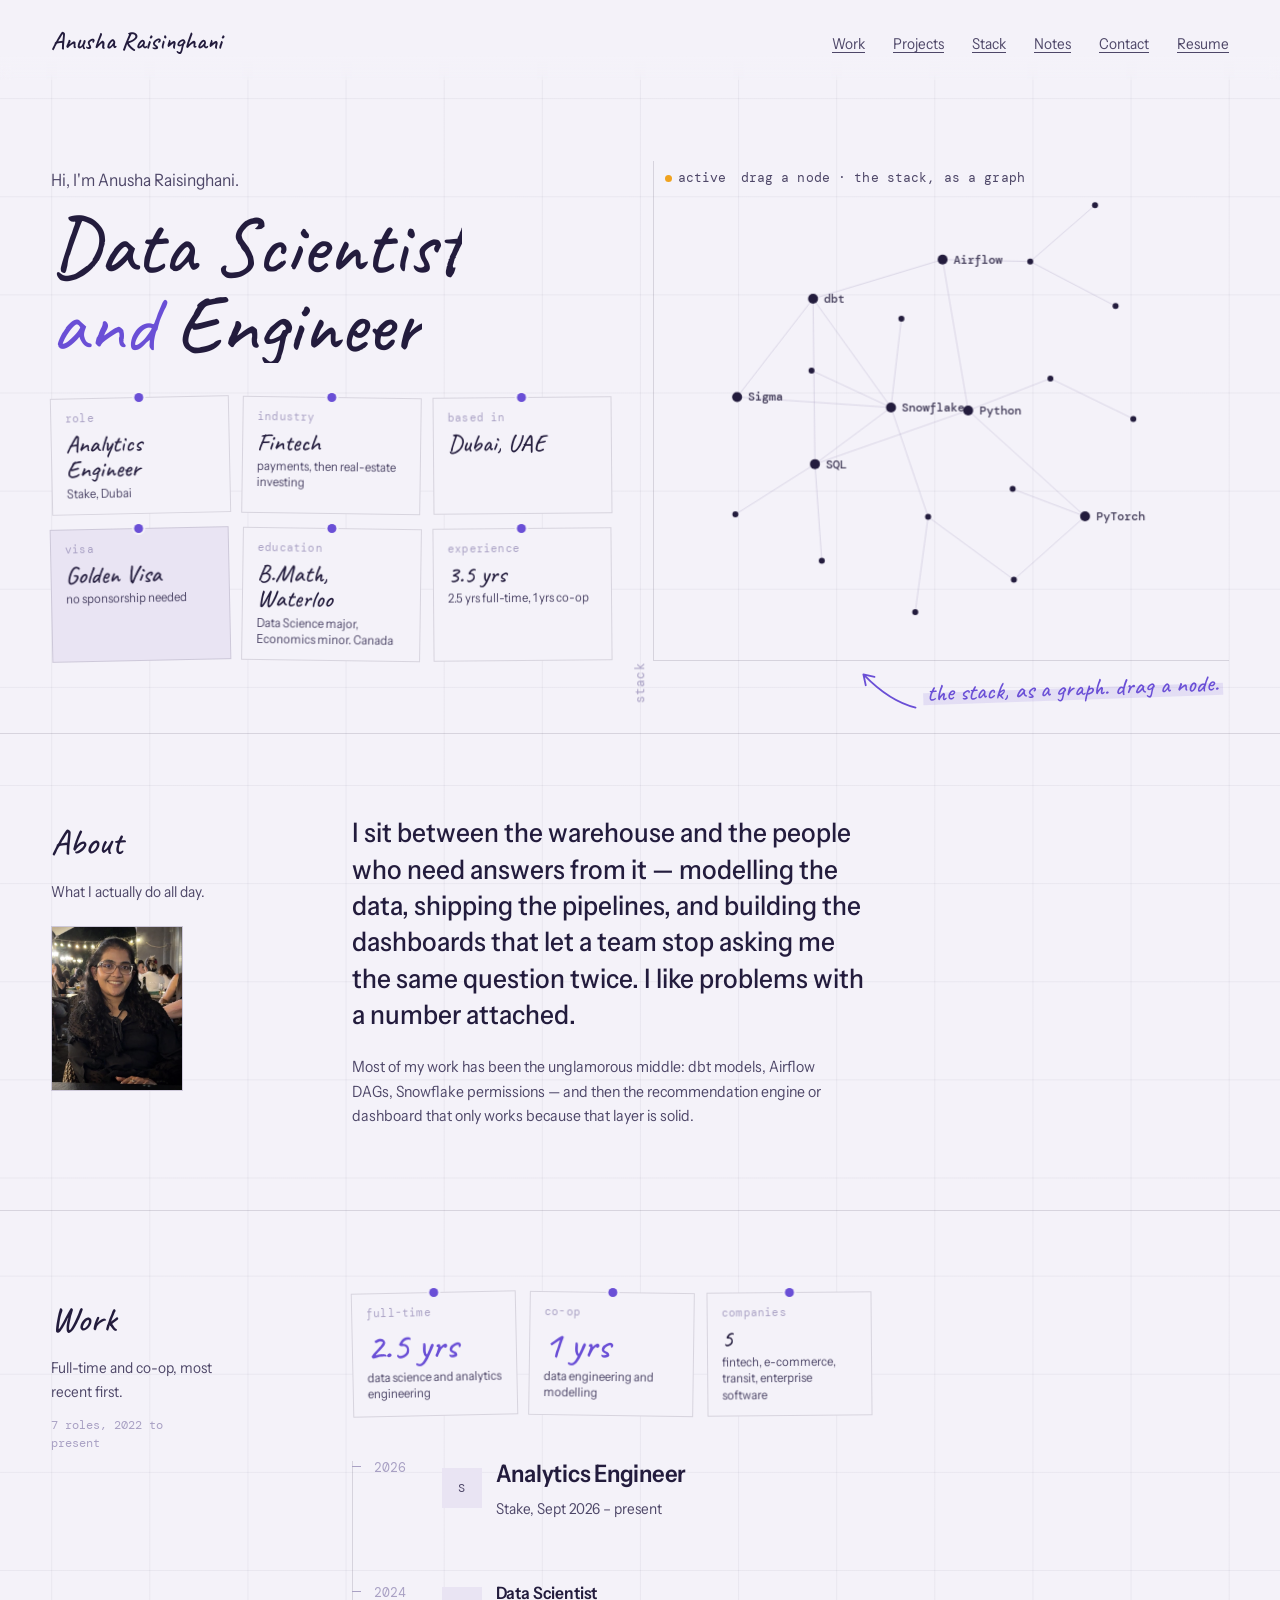
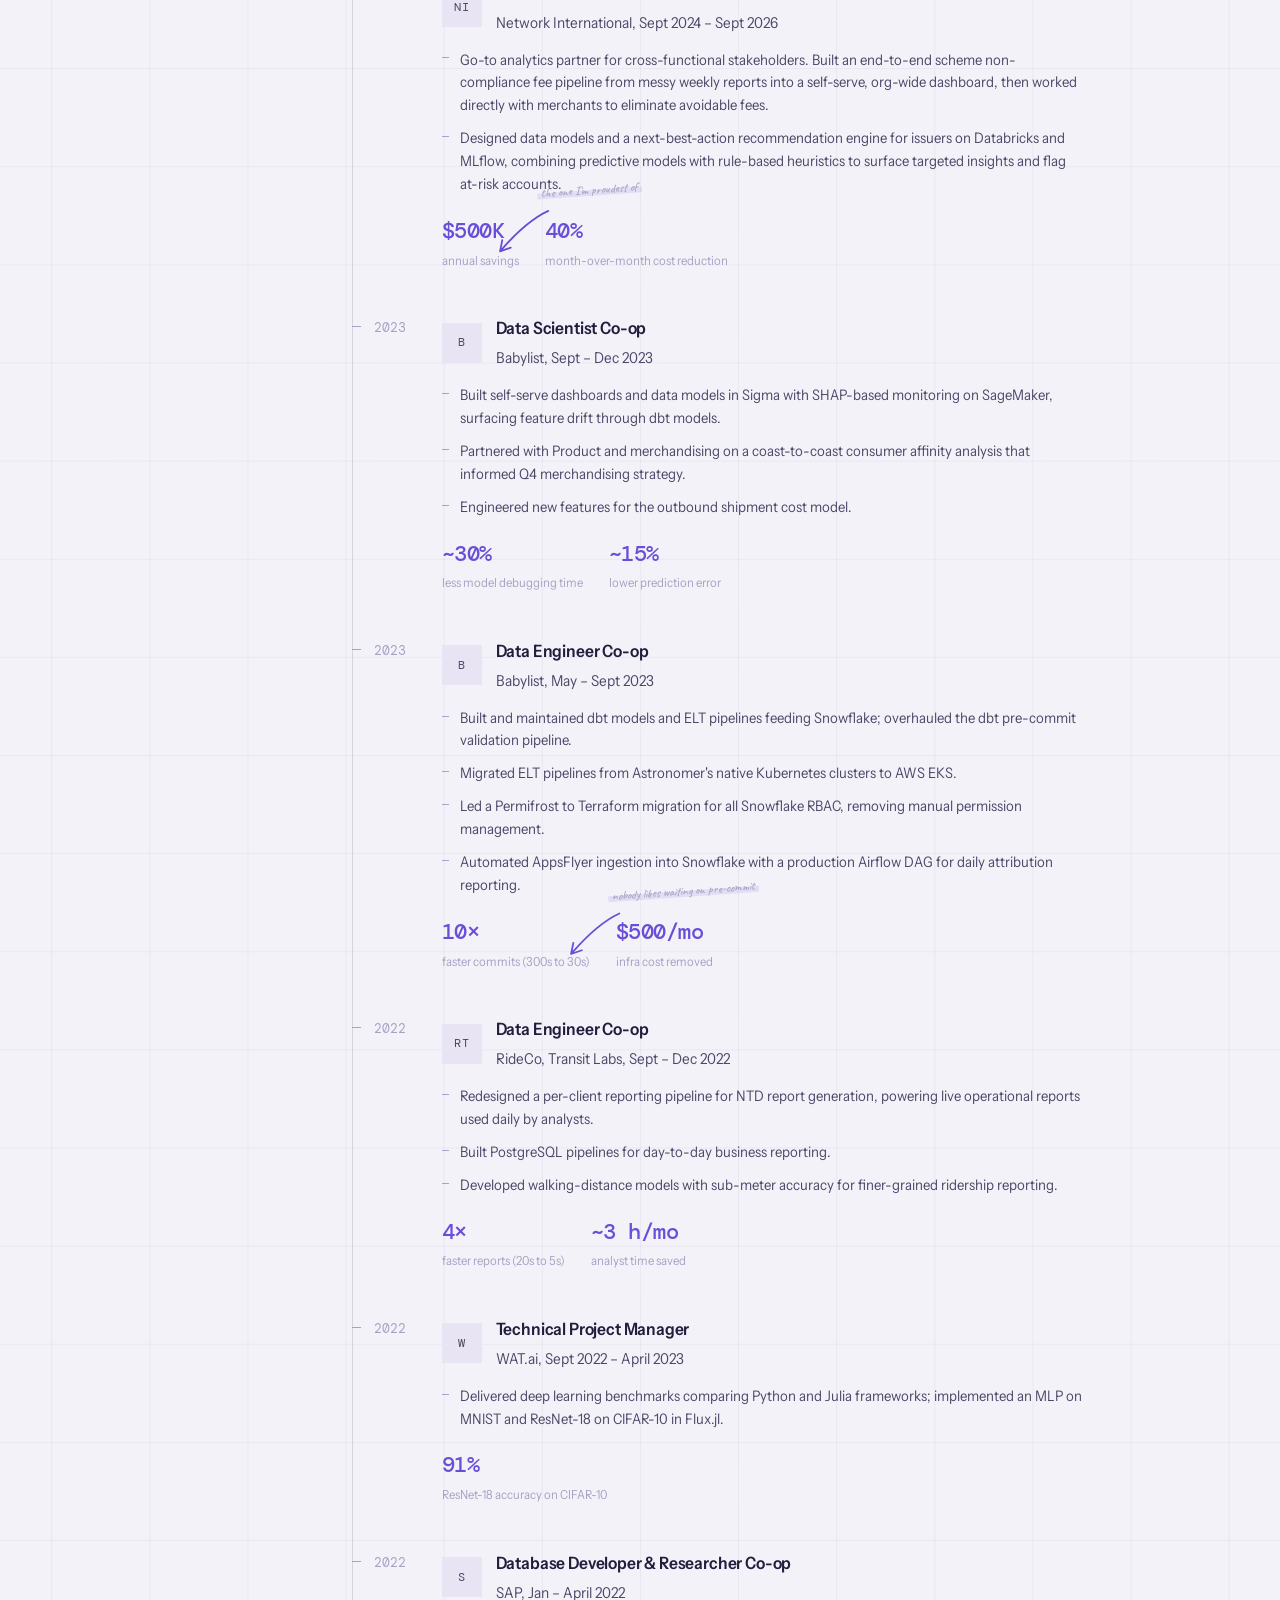
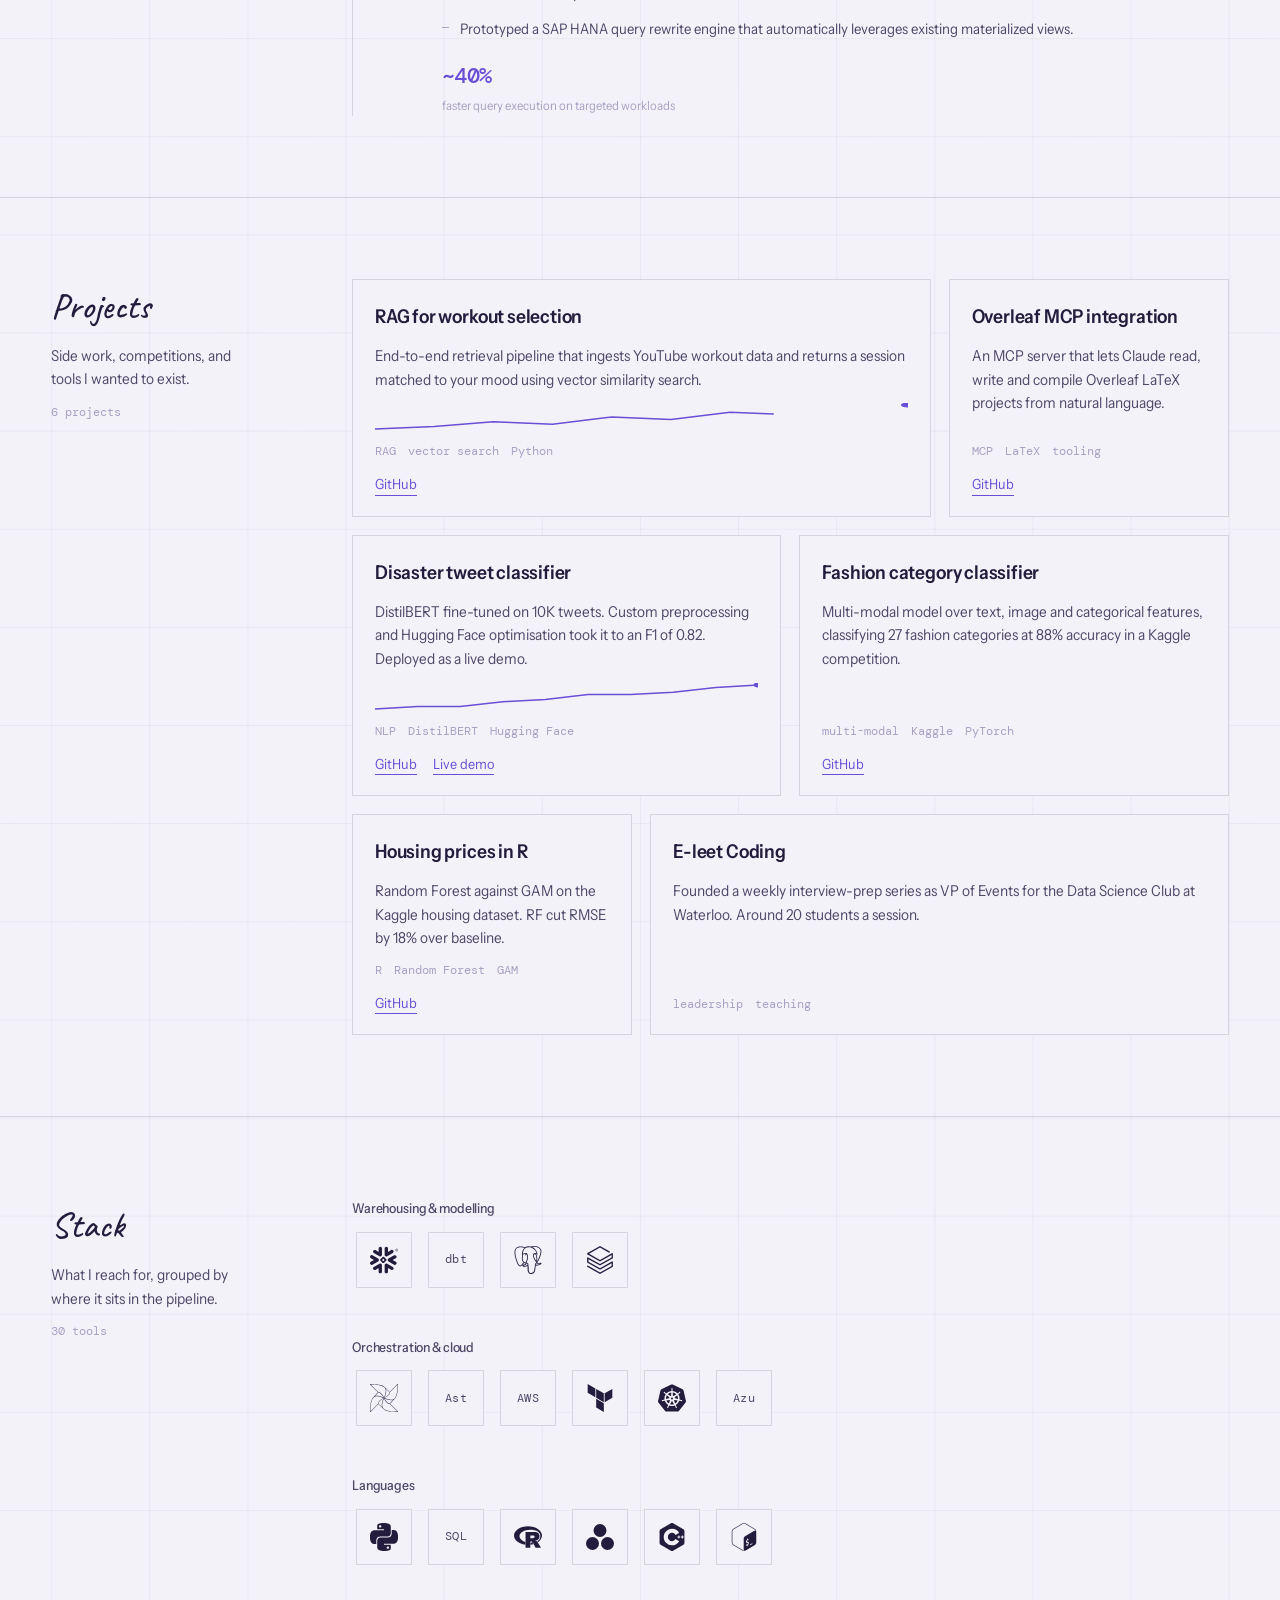
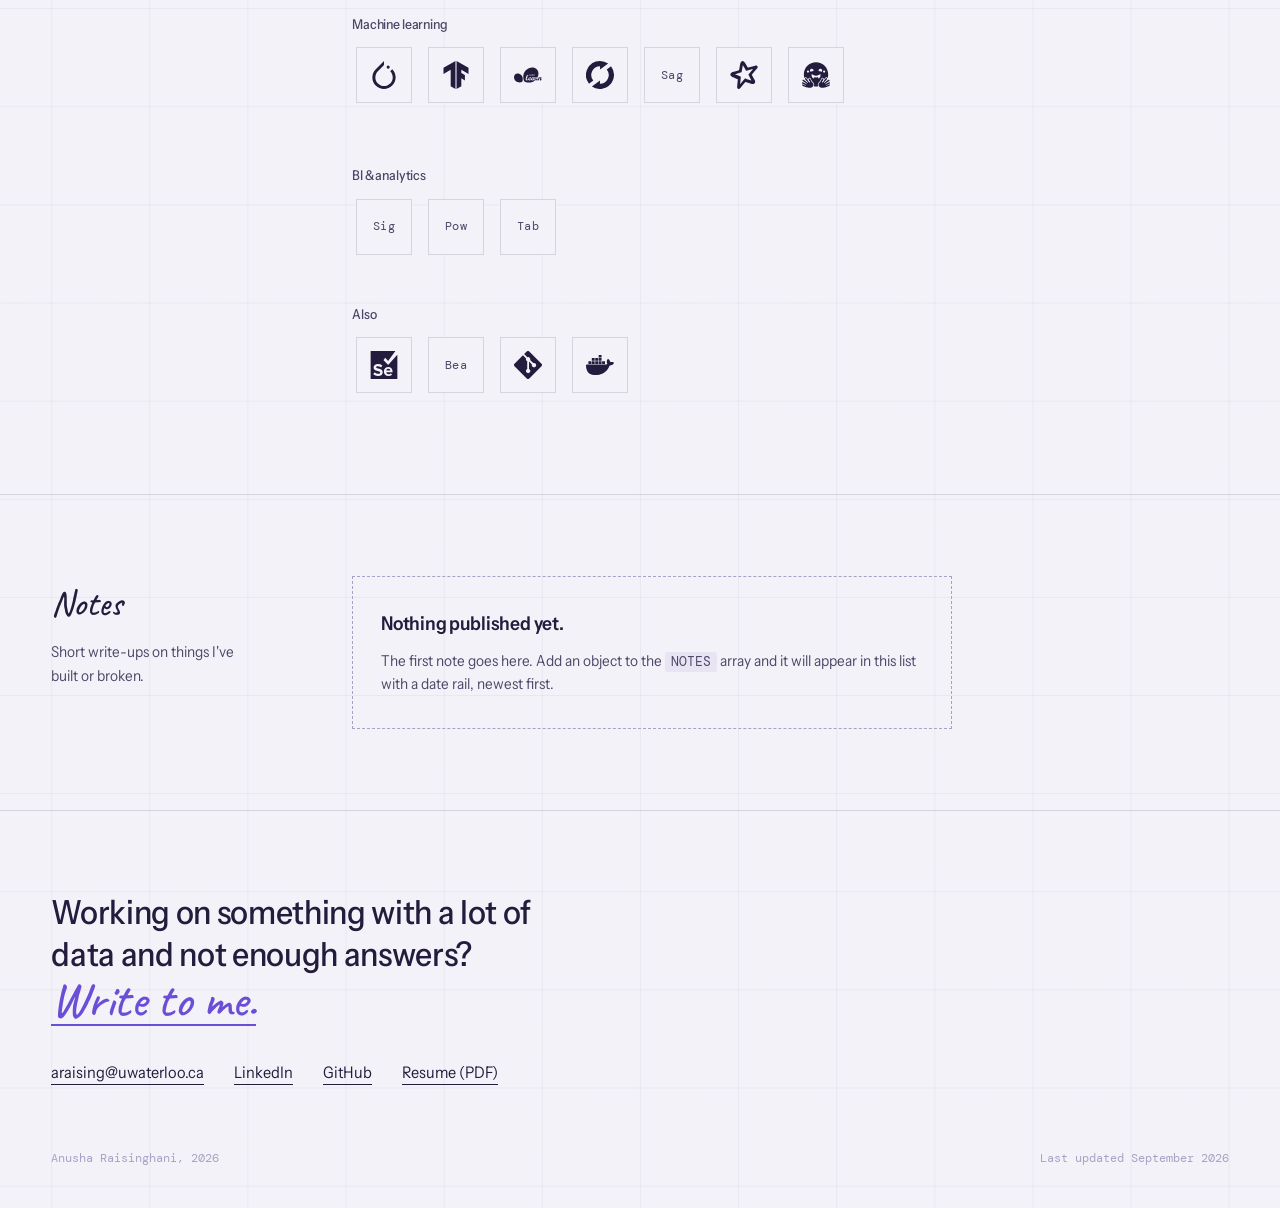
<file: index.html>
<!DOCTYPE html>
<html lang="en">
<head>
<meta charset="utf-8">
<meta name="viewport" content="width=device-width, initial-scale=1">
<title>Anusha Raisinghani — Analytics Engineer, Dubai</title>
<meta name="description" content="Anusha Raisinghani is an analytics engineer in Dubai fintech, building data pipelines, models, and the dashboards that make them useful. UAE Golden Visa holder.">

<link rel="icon" type="image/svg+xml" href="assets/favicon.svg">

<meta property="og:type" content="website">
<meta property="og:title" content="Anusha Raisinghani — Analytics Engineer, Dubai">
<meta property="og:description" content="Analytics engineer in Dubai fintech, building data pipelines, models, and the dashboards that make them useful. UAE Golden Visa holder.">
<meta property="og:url" content="https://anu2711.github.io/">
<meta property="og:image" content="https://anu2711.github.io/assets/og-image.png">
<meta property="og:image:width" content="1200">
<meta property="og:image:height" content="630">
<meta name="twitter:card" content="summary_large_image">
<meta name="twitter:title" content="Anusha Raisinghani — Analytics Engineer, Dubai">
<meta name="twitter:description" content="Analytics engineer in Dubai fintech, building data pipelines, models, and the dashboards that make them useful. UAE Golden Visa holder.">
<meta name="twitter:image" content="https://anu2711.github.io/assets/og-image.png">

<link rel="preconnect" href="https://fonts.googleapis.com">
<link rel="preconnect" href="https://fonts.gstatic.com" crossorigin>
<!-- non-blocking font stylesheet: fetches in parallel with everything else, swaps in
     once ready. Same fonts, same weights — just doesn't hold up first paint. -->
<link rel="preload" as="style" href="https://fonts.googleapis.com/css2?family=Caveat:wght@400;500;600&family=Instrument+Sans:ital,wdth,wght@0,75..100,400..700;1,75..100,400..700&family=DM+Mono:wght@400;500&display=swap">
<link href="https://fonts.googleapis.com/css2?family=Caveat:wght@400;500;600&family=Instrument+Sans:ital,wdth,wght@0,75..100,400..700;1,75..100,400..700&family=DM+Mono:wght@400;500&display=swap" rel="stylesheet" media="print" onload="this.media='all'">
<noscript><link href="https://fonts.googleapis.com/css2?family=Caveat:wght@400;500;600&family=Instrument+Sans:ital,wdth,wght@0,75..100,400..700;1,75..100,400..700&family=DM+Mono:wght@400;500&display=swap" rel="stylesheet"></noscript>
<link rel="stylesheet" href="css/site.css">
</head>
<body>

<nav class="nav" aria-label="Primary">
  <div class="wrap">
    <a class="brand" href="#top">Anusha Raisinghani</a>
    <ul>
      <li><a class="u" href="#work">Work</a></li>
      <li><a class="u" href="#projects">Projects</a></li>
      <li><a class="u" href="#stack-section">Stack</a></li>
      <li><a class="u" href="#notes">Notes</a></li>
      <li><a class="u" href="#contact">Contact</a></li>
      <li><a class="u" href="assets/resume.pdf">Resume</a></li>
    </ul>
  </div>
</nav>

<main id="top">

<!-- ================= HERO ================= -->
<header class="hero">
  <div class="wrap grid">
    <div class="hero-text">
      <p class="hero-hi">Hi, I'm Anusha Raisinghani.</p>
      <h1>
        <span class="l"><span>Data Scientist</span></span>
        <span class="l"><span><em>and</em> Engineer</span></span>
      </h1>
      <div class="cards hero-cards" id="hero-cards"></div>
    </div>
    <div class="hero-graph">
      <div class="graph-caption mono"><span><span class="dot"></span>active</span><span>drag a node · the stack, as a graph</span></div>
      <canvas id="net" role="img" tabindex="0" aria-label="An animated network graph of Anusha's technical stack. Interactive with a mouse or touch; decorative for keyboard users."></canvas>
      <span class="axis-y mono">stack</span>
      <span class="ann hero-ann"><svg viewBox="0 0 60 44"><path d="M4 40 C 18 36, 34 28, 54 6 M44 8 l11 -3 -2 11"/></svg>the stack, as a graph. drag a node.</span>
    </div>
  </div>
</header>

<!-- ================= ABOUT ================= -->
<section id="about">
  <div class="wrap grid">
    <div class="sec-head">
      <h2>About</h2>
      <p>What I actually do all day.</p>
      <div class="photo" id="photo"></div>
    </div>
    <div class="sec-body">
      <span class="ann about-ann">the short version</span>
      <p class="about-lede">I sit between the warehouse and the people who need answers from it — modelling the data, shipping the pipelines, and building the dashboards that let a team stop asking me the same question twice. I like problems with a number attached.</p>
      <p class="about-more">Most of my work has been the unglamorous middle: dbt models, Airflow DAGs, Snowflake permissions — and then the recommendation engine or dashboard that only works because that layer is solid.</p>
    </div>
  </div>
</section>

<!-- ================= EXPERIENCE ================= -->
<section id="work">
  <div class="wrap grid">
    <div class="sec-head">
      <h2>Work</h2>
      <p>Full-time and co-op, most recent first.</p>
      <p class="count" id="count-work"></p>
    </div>
    <div class="sec-body">
      <div class="cards work-cards" id="work-cards"></div>
      <div class="xp" id="xp"><div class="rail"></div></div>
    </div>
  </div>
</section>

<!-- ================= PROJECTS ================= -->
<section id="projects">
  <div class="wrap grid">
    <div class="sec-head">
      <h2>Projects</h2>
      <p>Side work, competitions, and tools I wanted to exist.</p>
      <p class="count" id="count-projects"></p>
    </div>
    <div class="sec-body">
      <span class="ann proj-ann">hover a card, the line redraws</span>
      <div class="projects" id="projects-grid"></div>
    </div>
  </div>
</section>

<!-- ================= STACK ================= -->
<section id="stack-section">
  <div class="wrap grid">
    <div class="sec-head">
      <h2>Stack</h2>
      <p>What I reach for, grouped by where it sits in the pipeline.</p>
      <p class="count" id="count-stack"></p>
    </div>
    <div class="sec-body">
      <div class="stack" id="stack"></div>
    </div>
  </div>
</section>

<!-- ================= NOTES ================= -->
<section id="notes">
  <div class="wrap grid">
    <div class="sec-head">
      <h2>Notes</h2>
      <p>Short write-ups on things I've built or broken.</p>
    </div>
    <div class="sec-body" id="notes-body"></div>
  </div>
</section>

</main>

<!-- ================= CONTACT ================= -->
<footer id="contact">
  <div class="wrap">
    <p class="contact-lede">Working on something with a lot of data and not enough answers? <a href="mailto:araising@uwaterloo.ca">Write to me.</a></p>
    <div class="contact-links">
      <a class="u" href="mailto:araising@uwaterloo.ca">araising@uwaterloo.ca</a>
      <a class="u" href="https://www.linkedin.com/in/anusha-raisinghani2711/" target="_blank" rel="noopener">LinkedIn</a>
      <a class="u" href="https://github.com/Anu2711" target="_blank" rel="noopener">GitHub</a>
      <a class="u" href="assets/resume.pdf">Resume (PDF)</a>
    </div>
    <div class="colophon">
      <span>Anusha Raisinghani, 2026</span>
      <span>Last updated September 2026</span>
    </div>
  </div>
</footer>

<script src="data/facts.js"></script>
<script src="data/stack.js"></script>
<script src="data/experience.js"></script>
<script src="data/projects.js"></script>
<script src="data/notes.js"></script>
<script src="data/graph.js"></script>
<script src="js/render.js"></script>
<script src="js/reveal.js"></script>
<script src="js/rail.js"></script>
<script src="js/graph.js"></script>
</body>
</html>
</file>
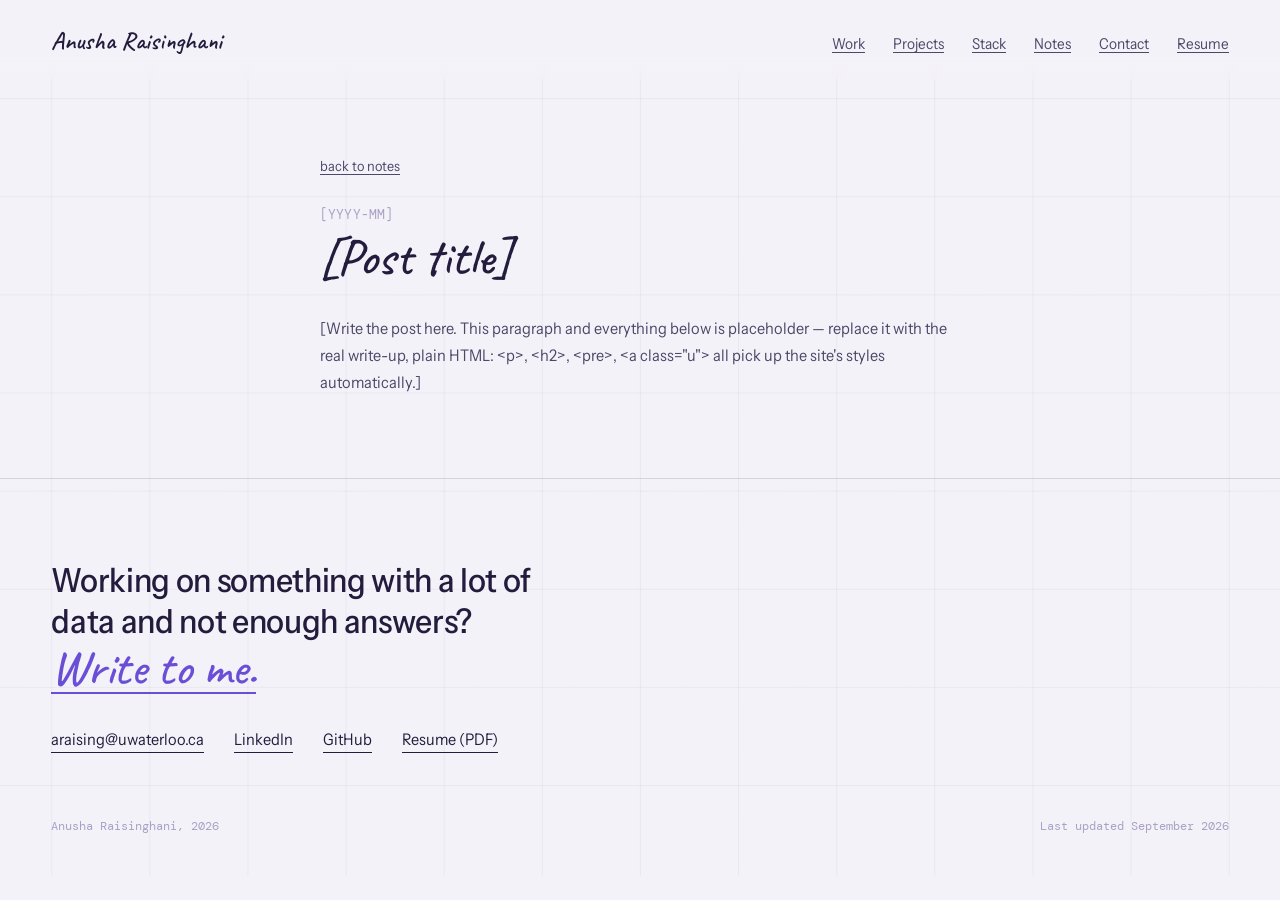
<file: posts/_template.html>
<!DOCTYPE html>
<html lang="en">
<head>
<meta charset="utf-8">
<meta name="viewport" content="width=device-width, initial-scale=1">
<title>[Post title] — Anusha Raisinghani</title>
<meta name="description" content="[One-sentence description for search and link previews.]">

<link rel="icon" type="image/svg+xml" href="/assets/favicon.svg">

<meta property="og:type" content="article">
<meta property="og:title" content="[Post title] — Anusha Raisinghani">
<meta property="og:description" content="[One-sentence description for search and link previews.]">
<meta property="og:url" content="https://anu2711.github.io/posts/[slug].html">
<meta property="og:image" content="https://anu2711.github.io/assets/og-image.png">
<meta property="og:image:width" content="1200">
<meta property="og:image:height" content="630">
<meta name="twitter:card" content="summary_large_image">
<meta name="twitter:title" content="[Post title] — Anusha Raisinghani">
<meta name="twitter:description" content="[One-sentence description for search and link previews.]">
<meta name="twitter:image" content="https://anu2711.github.io/assets/og-image.png">

<link rel="preconnect" href="https://fonts.googleapis.com">
<link rel="preconnect" href="https://fonts.gstatic.com" crossorigin>
<link rel="preload" as="style" href="https://fonts.googleapis.com/css2?family=Caveat:wght@400;500;600&family=Instrument+Sans:ital,wdth,wght@0,75..100,400..700;1,75..100,400..700&family=DM+Mono:wght@400;500&display=swap">
<link href="https://fonts.googleapis.com/css2?family=Caveat:wght@400;500;600&family=Instrument+Sans:ital,wdth,wght@0,75..100,400..700;1,75..100,400..700&family=DM+Mono:wght@400;500&display=swap" rel="stylesheet" media="print" onload="this.media='all'">
<noscript><link href="https://fonts.googleapis.com/css2?family=Caveat:wght@400;500;600&family=Instrument+Sans:ital,wdth,wght@0,75..100,400..700;1,75..100,400..700&family=DM+Mono:wght@400;500&display=swap" rel="stylesheet"></noscript>
<link rel="stylesheet" href="/css/site.css">
</head>
<body>

<nav class="nav" aria-label="Primary">
  <div class="wrap">
    <a class="brand" href="/#top">Anusha Raisinghani</a>
    <ul>
      <li><a class="u" href="/#work">Work</a></li>
      <li><a class="u" href="/#projects">Projects</a></li>
      <li><a class="u" href="/#stack-section">Stack</a></li>
      <li><a class="u" href="/#notes">Notes</a></li>
      <li><a class="u" href="/#contact">Contact</a></li>
      <li><a class="u" href="/assets/resume.pdf">Resume</a></li>
    </ul>
  </div>
</nav>

<main>
  <article class="post-page wrap">
    <div class="post-col">
      <a class="u post-back" href="/#notes">back to notes</a>
      <p class="mono post-date">[YYYY-MM]</p>
      <h1>[Post title]</h1>
      <div class="post-body">
        <p>[Write the post here. This paragraph and everything below is placeholder —
        replace it with the real write-up, plain HTML: &lt;p&gt;, &lt;h2&gt;, &lt;pre&gt;,
        &lt;a class="u"&gt; all pick up the site's styles automatically.]</p>
      </div>
    </div>
  </article>
</main>

<footer id="contact">
  <div class="wrap">
    <p class="contact-lede">Working on something with a lot of data and not enough answers? <a href="mailto:araising@uwaterloo.ca">Write to me.</a></p>
    <div class="contact-links">
      <a class="u" href="mailto:araising@uwaterloo.ca">araising@uwaterloo.ca</a>
      <a class="u" href="https://www.linkedin.com/in/anusha-raisinghani2711/" target="_blank" rel="noopener">LinkedIn</a>
      <a class="u" href="https://github.com/Anu2711" target="_blank" rel="noopener">GitHub</a>
      <a class="u" href="/assets/resume.pdf">Resume (PDF)</a>
    </div>
    <div class="colophon">
      <span>Anusha Raisinghani, 2026</span>
      <span>Last updated September 2026</span>
    </div>
  </div>
</footer>

</body>
</html>
</file>
<file: css/site.css>
/* ============================================================
   TOKENS
   ============================================================ */
:root{
  --paper:#F4F2F9;      /* lilac-tinted paper */
  --paper-2:#E9E4F3;    /* lavender wash for chips/hover */
  --ink:#231C3D;        /* deep violet ink */
  --ink-2:#4E4768;
  --trace:#A9A1C4;      /* lavender hairlines and ticks */
  --hair:rgba(35,28,61,.14);
  --grid:rgba(35,28,61,.05);
  --signal:#6A4FD6;     /* the one saturated purple: links, metrics, active edges */
  --signal-soft:rgba(106,79,214,.12);
  --amber:#F0A31F;      /* firing nodes only */

  --hand:"Caveat",cursive;
  --sans:"Instrument Sans",system-ui,-apple-system,sans-serif;
  --mono:"DM Mono",ui-monospace,SFMono-Regular,monospace;

  --max:1280px;
  --gutter:clamp(20px,4vw,56px);
  --col:calc((min(100vw,var(--max)) - 2*var(--gutter)) / 12);

  --t-fast:220ms cubic-bezier(.2,.7,.2,1);
  --t-slow:900ms cubic-bezier(.16,1,.3,1);
}

*{box-sizing:border-box}
html{scroll-behavior:smooth}
@media (prefers-reduced-motion:reduce){html{scroll-behavior:auto}}
body{
  margin:0;
  background:var(--paper);
  color:var(--ink);
  font-family:var(--sans);
  font-size:16.5px;
  line-height:1.58;
  font-variation-settings:"wdth" 92;
  -webkit-font-smoothing:antialiased;
}
/* plotting-paper grid: faint, and only behind the hero; fades to plain paper by the first section */
body::before{
  content:"";position:absolute;inset:0;z-index:-1;pointer-events:none;
  background-image:
    linear-gradient(var(--grid) 1px,transparent 1px),
    linear-gradient(90deg,var(--grid) 1px,transparent 1px);
  background-size:var(--col) var(--col);
  background-position:var(--gutter) 0;
}
body{position:relative}
a{color:inherit;text-decoration:none}
a:focus-visible,button:focus-visible,canvas:focus-visible{outline:2px solid var(--signal);outline-offset:3px;border-radius:2px}
::selection{background:var(--signal);color:#fff}

.wrap{max-width:var(--max);margin:0 auto;padding:0 var(--gutter)}
.grid{display:grid;grid-template-columns:repeat(12,1fr);column-gap:clamp(12px,2vw,28px)}

h1,h2{font-family:var(--hand);font-weight:500;margin:0;letter-spacing:0}
h3{font-family:var(--sans);font-weight:600;margin:0;letter-spacing:-.01em}
p{margin:0}
.mono{font-family:var(--mono);font-size:12.5px;letter-spacing:.01em;color:var(--ink-2)}

/* underline links: hairline that thickens on hover, no arrow glyphs */
.u{
  background-image:linear-gradient(currentColor,currentColor);
  background-size:100% 1px;background-repeat:no-repeat;background-position:0 100%;
  transition:background-size var(--t-fast);
}
.u:hover{background-size:100% 2px}

/* ============================================================
   NAV
   ============================================================ */
.nav{
  position:sticky;top:0;z-index:10;
  background:linear-gradient(var(--paper) 70%,rgba(238,241,243,0));
  backdrop-filter:blur(6px);
}
.nav .wrap{display:flex;align-items:baseline;justify-content:space-between;padding-top:22px;padding-bottom:18px}
.brand{font-family:var(--hand);font-size:25px;font-weight:600;white-space:nowrap}
.nav ul{display:flex;gap:28px;list-style:none;margin:0;padding:0;font-size:15px}
.nav li a{color:var(--ink-2)}
.nav li a:hover{color:var(--ink)}
@media (max-width:640px){
  .nav .wrap{flex-direction:column;align-items:flex-start;gap:10px;padding-bottom:16px}
  .nav ul{flex-wrap:wrap;gap:10px 18px;font-size:14px}
}
@media (max-width:360px){.brand{font-size:21px}}

/* ============================================================
   HERO
   ============================================================ */
.hero{padding:clamp(48px,9vh,110px) 0 clamp(56px,8vh,96px)}
.hero .grid{align-items:end}
.hero-text{grid-column:1/7}
.hero-graph{grid-column:7/13;position:relative}
@media (max-width:900px){
  .hero-text{grid-column:1/13}
  .hero-graph{grid-column:1/13;margin-top:36px}
}
@media (max-width:700px){.hero-graph{display:none}}

.hero h1{
  font-size:clamp(48px,6.4vw,88px);
  line-height:.95;
  max-width:12ch;
}
.hero h1 .l{display:inline-block;overflow:hidden;vertical-align:bottom}
.hero h1 .l span{display:inline-block;transform:translateY(110%);animation:rise var(--t-slow) forwards}
.hero h1 .l:nth-child(2) span{animation-delay:70ms}
.hero h1 .l:nth-child(3) span{animation-delay:140ms}
.hero h1 .l:nth-child(4) span{animation-delay:210ms}
.hero h1 .l:nth-child(5) span{animation-delay:280ms}
.hero h1 em{font-style:normal;color:var(--signal);font-weight:400}
.hero-hi{font-size:17px;color:var(--ink-2);margin-bottom:14px;opacity:0;animation:fade 600ms 80ms forwards}
@keyframes rise{to{transform:translateY(0)}}

.todo{color:var(--signal);opacity:.7}
@keyframes fade{to{opacity:1}}

#net{
  width:100%;aspect-ratio:1.15;display:block;
  border-left:1px solid var(--hair);border-bottom:1px solid var(--hair);
  opacity:0;animation:fade 1.2s 800ms forwards;
  cursor:crosshair;
}
.graph-caption{position:absolute;left:12px;top:8px;display:flex;gap:14px;align-items:center;opacity:0;animation:fade 700ms 1500ms forwards}
.graph-caption .dot{width:7px;height:7px;border-radius:50%;background:var(--amber);display:inline-block;margin-right:6px}
.axis-y{position:absolute;left:-2px;bottom:-1px;transform:translateX(-100%) rotate(-90deg);transform-origin:right bottom;color:var(--trace)}
@media (prefers-reduced-motion:reduce){
  .hero h1 .l span{transform:none;animation:none}
  .card,#net,.graph-caption{opacity:1;animation:none;transform:rotate(var(--rot,0))}
}

/* ============================================================
   CALLOUT CARDS — index cards pinned to the paper. Label in mono, value in handwriting.
   ============================================================ */
.cards{display:grid;grid-template-columns:repeat(auto-fill,minmax(150px,1fr));gap:14px 12px}
.hero-cards{margin-top:34px;max-width:560px}
.card{
  position:relative;padding:12px 14px 12px;border:1px solid var(--hair);background:var(--paper);
  transform:rotate(var(--rot,0));
  opacity:0;animation:cardIn 600ms cubic-bezier(.16,1,.3,1) forwards;animation-delay:var(--d,0ms);
  transition:transform var(--t-fast),border-color var(--t-fast),background var(--t-fast);
}
.card:nth-child(3n+1){--rot:-1.2deg}.card:nth-child(3n+2){--rot:.8deg}.card:nth-child(3n){--rot:-.5deg}
.card:nth-child(4n){background:var(--paper-2)}
.card::before{ /* pin */
  content:"";position:absolute;top:-5px;left:50%;width:9px;height:9px;border-radius:50%;
  background:var(--signal);transform:translateX(-50%);box-shadow:0 0 0 2px var(--paper);
}
.card:hover{transform:rotate(0) translateY(-2px);border-color:var(--signal)}
.card .k{display:block;font-family:var(--mono);font-size:10.5px;color:var(--trace);letter-spacing:.02em;margin-bottom:4px}
.card .v{display:block;font-family:var(--hand);font-size:clamp(22px,1.9vw,27px);font-weight:500;line-height:1.05;color:var(--ink)}
.card .v.todo{font-size:18px}
.card .s{display:block;font-size:12.5px;color:var(--ink-2);margin-top:3px;line-height:1.3}
.card.big .v{font-size:clamp(34px,3vw,44px);color:var(--signal)}
.work-cards{margin-bottom:40px;max-width:520px;grid-template-columns:repeat(auto-fill,minmax(140px,1fr))}
@keyframes cardIn{from{opacity:0;transform:translateY(10px) rotate(var(--rot,0))}to{opacity:1;transform:translateY(0) rotate(var(--rot,0))}}
.work-cards .card{animation:none;opacity:0;transform:translateY(10px) rotate(var(--rot,0))}
.work-cards.in .card{animation:cardIn 600ms cubic-bezier(.16,1,.3,1) forwards;animation-delay:var(--d,0ms)}

/* ============================================================
   SECTIONS
   ============================================================ */
section{padding:clamp(56px,9vh,120px) 0;border-top:1px solid var(--hair)}
.sec-head{grid-column:1/4;position:sticky;top:96px;align-self:start}
.sec-head h2{font-size:clamp(32px,2.8vw,40px)}
.sec-head p{margin-top:8px;color:var(--ink-2);font-size:15px;max-width:22ch}
.sec-head .count{margin-top:12px;font-family:var(--mono);font-size:12px;color:var(--trace)}
.sec-body{grid-column:4/13}
@media (max-width:900px){
  .sec-head{grid-column:1/13;position:static;margin-bottom:28px}
  .sec-body{grid-column:1/13}
}

/* About */
.about-more{margin-top:22px;max-width:56ch;color:var(--ink-2);font-size:15.5px}
.about-lede{
  font-family:var(--sans);font-weight:500;font-size:clamp(21px,2.1vw,27px);line-height:1.35;
  max-width:32ch;
}
.stack{display:grid;gap:30px}
.stack-group h3{font-size:13.5px;color:var(--ink-2);font-weight:500;margin-bottom:12px}
.tiles{display:flex;flex-wrap:wrap;gap:10px 8px;align-items:flex-start}
.tile{
  width:64px;display:flex;flex-direction:column;align-items:center;gap:6px;
  opacity:0;transform:translateY(6px);
  transition:opacity 400ms ease,transform 500ms cubic-bezier(.16,1,.3,1);
  transition-delay:var(--d,0ms);
}
.stack-group.in .tile{opacity:1;transform:none}
.tile .box{
  position:relative;width:56px;height:56px;border:1px solid var(--hair);background:var(--paper);
  display:flex;align-items:center;justify-content:center;
  transition:background var(--t-fast),border-color var(--t-fast),transform var(--t-fast);
}
.tile .box img{position:absolute;width:28px;height:28px;object-fit:contain;transition:opacity var(--t-fast)}
.tile .box img.brand{opacity:0}
.tile .box .mg{font-family:var(--mono);font-size:12px;color:var(--ink-2);letter-spacing:.02em}
.tile .name{font-family:var(--mono);font-size:11px;color:var(--ink-2);text-align:center;line-height:1.2;opacity:0;transition:opacity var(--t-fast)}
.tile:hover .box{background:var(--paper-2);border-color:var(--signal);transform:translateY(-2px)}
.tile:hover .box img.ink{opacity:0}
.tile:hover .box img.brand{opacity:1}
.tile:hover .name{opacity:1}
@media (hover:none){.tile .name{opacity:1}}

/* Photo slot in the About heading column */
.photo{margin-top:22px;width:132px;aspect-ratio:4/5;border:1px solid var(--hair);overflow:hidden;background:var(--paper-2)}
.photo img{width:100%;height:100%;object-fit:cover;display:block;filter:grayscale(.15)}
.photo.empty{border-style:dashed;display:flex;align-items:center;justify-content:center;font-family:var(--mono);font-size:11.5px;color:var(--trace)}

/* Experience — year rail */
.xp{--pad:clamp(64px,7vw,96px);position:relative;padding-left:var(--pad)}
.xp::before{ /* full-length faint rail */
  content:"";position:absolute;left:0;top:6px;bottom:0;width:1px;background:var(--hair);
}
.xp .rail{ /* ink rail that draws in on scroll */
  position:absolute;left:0;top:6px;width:1px;background:var(--ink);height:0;transition:height 120ms linear;
}
.job{position:relative;padding-bottom:clamp(40px,5vh,64px)}
.job:last-child{padding-bottom:0}
.job .year{
  position:absolute;left:calc(-1*var(--pad));width:var(--pad);top:4px;
  font-family:var(--mono);font-size:12.5px;color:var(--trace);
  padding-left:22px;white-space:nowrap;
}
.job .tick{position:absolute;left:calc(-1*var(--pad));top:11px;width:9px;height:1px;background:var(--trace)}
.job.on .year{color:var(--ink)}
.job.on .tick{background:var(--ink);width:14px}
.job header{display:grid;grid-template-columns:40px 1fr;gap:4px 14px;align-items:center}
.job header h3{grid-column:2}
.job header .co{grid-column:2}
.job .logo{
  grid-row:1/3;width:40px;height:40px;border:1px solid var(--hair);background:#fff;
  display:flex;align-items:center;justify-content:center;overflow:hidden;
}
.job .logo img{width:26px;height:26px;object-fit:contain;display:block}
.job .logo.mono{font-family:var(--mono);font-size:12px;color:var(--ink-2);background:var(--paper-2);border-color:transparent}
.job h3{font-size:17px}
.job li{font-size:14.5px}
.job.current h3{font-size:clamp(20px,1.9vw,24px)}
.job.current li{font-size:15.5px}
.job.current .metric b{font-size:24px}
.job .co{color:var(--ink-2);font-size:15px}
.job ul{margin:14px 0 0;padding:0;list-style:none;max-width:64ch;display:grid;gap:10px}
.job li{padding-left:18px;position:relative;color:var(--ink-2)}
.job li::before{content:"";position:absolute;left:0;top:.62em;width:7px;height:1px;background:var(--trace)}
.metrics{margin-top:18px;display:flex;gap:26px;flex-wrap:wrap}
.metric{display:flex;flex-direction:column}
.metric b{font-family:var(--mono);font-weight:500;font-size:22px;color:var(--signal);letter-spacing:-.02em}
.metric span{font-size:12.5px;color:var(--trace);margin-top:2px}

/* Projects — uneven grid */
.projects{display:grid;grid-template-columns:repeat(6,1fr);gap:18px}
.proj{
  grid-column:span 3;
  border:1px solid var(--hair);
  padding:22px 22px 20px;
  display:flex;flex-direction:column;gap:12px;
  background:var(--paper);
  transition:border-color var(--t-fast);
  min-height:200px;
}
.proj.wide{grid-column:span 4}
.proj.narrow{grid-column:span 2}
.proj:hover{border-color:var(--ink)}
.proj h3{font-size:19px}
.proj p{color:var(--ink-2);font-size:15px;flex:1}
.proj .tags{display:flex;flex-wrap:wrap;gap:6px 12px;font-family:var(--mono);font-size:11.5px;color:var(--trace)}
.proj .links{display:flex;gap:16px;font-size:14px}
.proj .links a{color:var(--signal)}
.proj .spark{height:28px;width:100%}
@media (max-width:900px){.proj,.proj.wide,.proj.narrow{grid-column:span 6}}

/* Notes — empty state */
.notes-empty{
  border:1px dashed var(--trace);padding:32px 28px;max-width:60ch;
}
.notes-empty h3{font-size:19px}
.notes-empty p{margin-top:10px;color:var(--ink-2);font-size:15px}
.notes-empty code{font-family:var(--mono);font-size:12.5px;background:var(--paper-2);padding:2px 6px;border-radius:2px}
.notes-list{display:grid;gap:0;max-width:64ch}
.note{display:grid;grid-template-columns:96px 1fr;gap:16px;padding:16px 0;border-top:1px solid var(--hair)}
.note:last-child{border-bottom:1px solid var(--hair)}
.note time{font-family:var(--mono);font-size:12.5px;color:var(--trace);padding-top:4px}
.note h3{font-size:17px}
.note p{color:var(--ink-2);font-size:14.5px;margin-top:4px}

/* Note post pages — single 64ch column, reusing nav/footer */
.post-page{padding:clamp(48px,8vh,96px) 0 clamp(64px,9vh,120px)}
.post-col{max-width:64ch;margin:0 auto}
.post-back{font-size:14px;color:var(--ink-2)}
.post-date{margin-top:28px;color:var(--trace)}
.post-page h1{font-size:clamp(34px,4vw,52px);line-height:1.05;margin-top:6px;max-width:20ch}
.post-body{margin-top:30px;color:var(--ink-2);font-size:16px;line-height:1.7;display:grid;gap:18px}
.post-body h2{font-family:var(--sans);font-weight:600;font-size:19px;color:var(--ink);margin-top:6px;letter-spacing:-.01em}
.post-body a{color:var(--signal)}
.post-body pre,.post-body code{font-family:var(--mono);font-size:13.5px}
.post-body pre{background:var(--paper-2);padding:14px 16px;overflow-x:auto;border:1px solid var(--hair)}
.post-body img{max-width:100%;border:1px solid var(--hair)}

/* Handwritten margin notes — reveal when scrolled into view, with a highlighter swipe */
.ann{
  font-family:var(--hand);font-size:clamp(22px,1.9vw,28px);font-weight:500;line-height:1.05;color:var(--signal);
  position:absolute;pointer-events:none;white-space:nowrap;padding:0 4px;
  opacity:0;transform:translateY(8px) rotate(var(--rot,-3deg));
  background-image:linear-gradient(var(--signal-soft),var(--signal-soft));
  background-size:0% 46%;background-repeat:no-repeat;background-position:0 88%;
  transition:opacity 500ms ease,transform 600ms cubic-bezier(.16,1,.3,1),background-size 700ms 200ms cubic-bezier(.16,1,.3,1);
}
.ann svg{position:absolute;width:60px;height:44px;fill:none;stroke:var(--signal);stroke-width:1.8;stroke-linecap:round;stroke-linejoin:round;
  stroke-dasharray:140;stroke-dashoffset:140;transition:stroke-dashoffset 800ms 300ms ease}
.ann.in{opacity:1;transform:translateY(0) rotate(var(--rot,-3deg));background-size:100% 46%}
.ann.in svg{stroke-dashoffset:0}
.ann.hero-ann{right:6px;bottom:-40px;--rot:-2deg}
.ann.hero-ann svg{left:-64px;top:-14px;transform:scaleX(-1)}
.ann.metric-ann{left:100%;top:-32px;margin-left:18px;--rot:-4deg}
.ann.metric-ann svg{left:-46px;top:20px}
.ann.about-ann{left:-6px;top:-54px;--rot:-2deg}
.ann.proj-ann{right:0;top:-38px;--rot:2deg}
.job .metrics,.about-lede,.hero-graph,.projects{position:relative}
.metric{position:relative}
@media (max-width:900px){
  .ann{position:static;display:inline-block;white-space:normal;margin:10px 0 4px;--rot:-1.5deg}
  .ann svg{display:none}
  .ann.hero-ann{margin-top:14px}
  .ann.about-ann{margin-bottom:12px}
  .ann.proj-ann{margin-bottom:12px}
  .ann.metric-ann{margin:6px 0 0}
}

/* Reactive: sparklines draw on card hover */
.proj .spark polyline{stroke-dasharray:400;stroke-dashoffset:0}
.proj:hover .spark polyline{animation:redraw 900ms cubic-bezier(.16,1,.3,1)}
@keyframes redraw{from{stroke-dashoffset:400}to{stroke-dashoffset:0}}
.proj:hover{background:var(--paper-2)}
.proj .tags span{transition:color var(--t-fast)}
.proj:hover .tags span{color:var(--signal)}

/* Footer / contact */
footer{border-top:1px solid var(--hair);padding:clamp(56px,9vh,110px) 0 40px}
.contact-lede{font-family:var(--sans);font-weight:500;font-size:clamp(24px,2.6vw,34px);line-height:1.25;max-width:26ch;letter-spacing:-.01em}
.contact-lede a{font-family:var(--hand);font-size:1.5em;font-weight:500;line-height:1;background-image:linear-gradient(currentColor,currentColor);background-size:100% 2px;background-repeat:no-repeat;background-position:0 92%}
.contact-lede a:hover{background-size:100% 3px}
.contact-lede a{color:var(--signal)}
.contact-links{margin-top:34px;display:flex;flex-wrap:wrap;gap:12px 30px;font-size:16px}
.colophon{margin-top:64px;display:flex;justify-content:space-between;flex-wrap:wrap;gap:10px;font-family:var(--mono);font-size:12px;color:var(--trace)}
</file>
